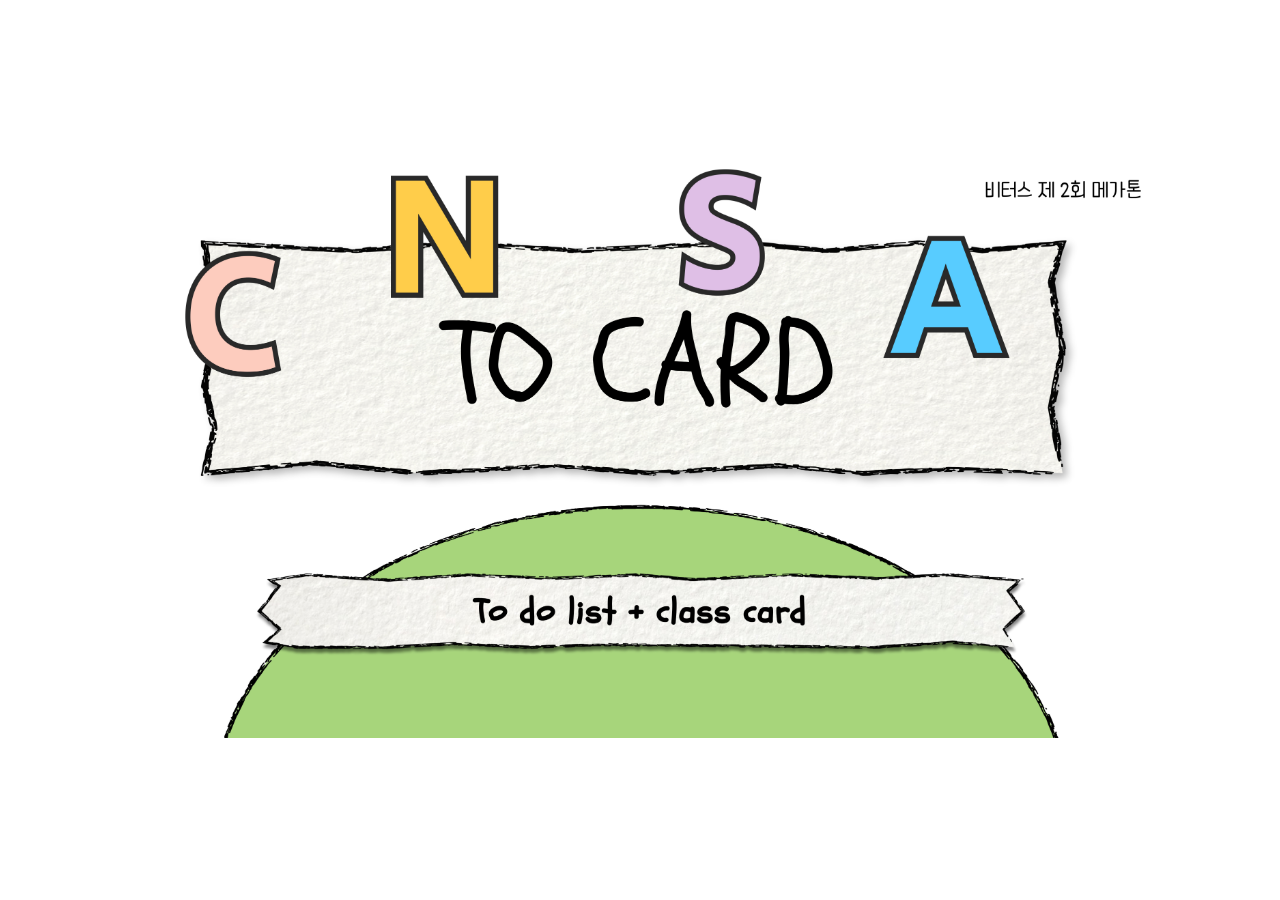
<file: index.html>
<!DOCTYPE html>
<html lang="kr">
<head>
    <meta charset="UTF-8">
    <meta name="viewport" content="width=device-width, initial-scale=1.0">
    <title>메가톤로고화면</title>
</head>
<style>
    body {
        margin: 0;
        padding: 0;
        overflow: hidden;
    }

    #logo {
        position: absolute;
        top: 0;
        left: 0;
        width: 100vw;
        height: 100vh;
        overflow: hidden;
    }

    #logo img {
        position: absolute;
        top: 50%;
        left: 50%;
        transform: translate(-50%, -50%);
        width: 100%;
        height: 100%;
        object-fit: cover;
    }
</style>
<body>
    <div id="logo">
        <a href="home.html" target="_self">
            <img src="logo.jpg" alt="처음화면" style="max-width: 80%; height: auto;">
        </a>
    </div>
</body>
</html>
</file>
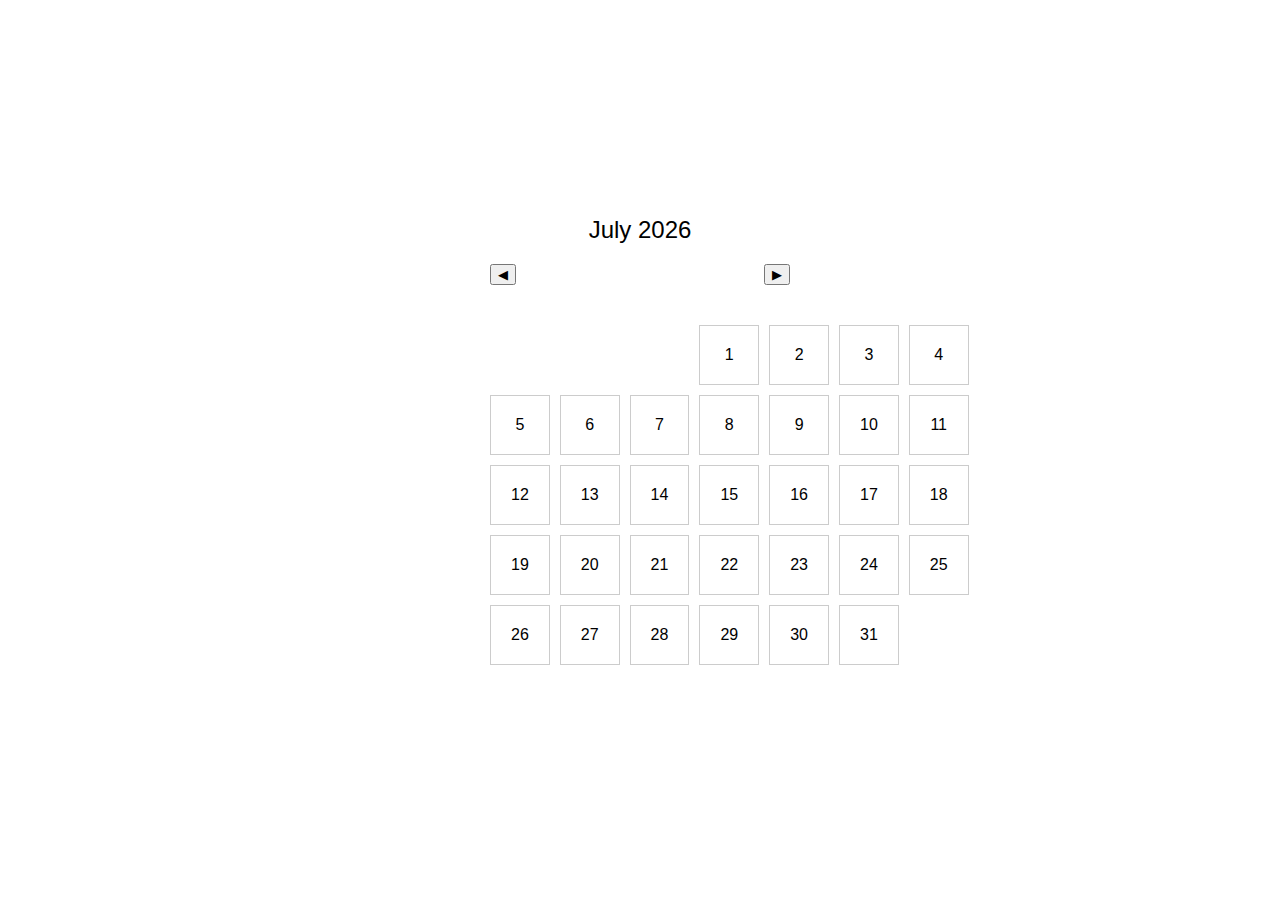
<file: home.html>
<!DOCTYPE html>
<html lang="kr">
<head>
    <meta charset="UTF-8">
    <meta name="viewport" content="width=device-width, initial-scale=1.0">
    <title>CNSA To Card</title>
    <link rel="stylesheet" href="styles.css">
</head>
<body>

    <div id="monthYear"></div>
    <!-- 좌우로 버튼 정렬 -->
    <div class="calendar-nav">
        <button id="prev">◀</button>
        <button id="next">▶</button>
    </div>

    <div id="calendar"></div>

    <div id="modal">
        <div>할 일 입력</div>
        <input type="text" id="taskInput" placeholder="할 일을 입력하세요">
        <button id="saveTask">저장</button>
        <button id="closeModal">닫기</button>
    </div>

    <script src="script.js"></script>

</body>
</html>
</file>
<file: styles.css>
body {
  font-family: Arial, sans-serif;
  display: flex;
  justify-content: center;
  align-items: center;
  height: 100vh;
  margin: 0;
  flex-direction: column;
}

#monthYear {
  font-size: 24px;
  margin-bottom: 20px;
}

/* 캘린더 버튼을 좌우로 배치 */
.calendar-nav {
  display: flex;
  justify-content: space-between;
  width: 300px;
  margin-bottom: 20px;
}

#calendar {
  display: grid;
  grid-template-columns: repeat(7, 1fr);
  grid-gap: 10px;
  width: 300px;
  margin: 20px;
}

.date {
  padding: 20px;
  text-align: center;
  border: 1px solid #ccc;
  cursor: pointer;
}

/* 할 일이 있는 날짜의 스타일 */
.date.has-task {
  background-color: #ffeb3b; /* 할 일이 있는 날짜의 배경색 */
  color: #000;
}

#modal {
  position: fixed;
  top: 50%;
  left: 50%;
  transform: translate(-50%, -50%);
  background-color: white;
  padding: 20px;
  box-shadow: 0 4px 10px rgba(0, 0, 0, 0.1);
  display: none;
  width: 300px;
  text-align: center;
}

#modal input {
  width: 100%;
  padding: 10px;
  margin: 10px 0;
}

#modal button {
  padding: 10px 15px;
  margin-top: 10px;
  cursor: pointer;
}
</file>
